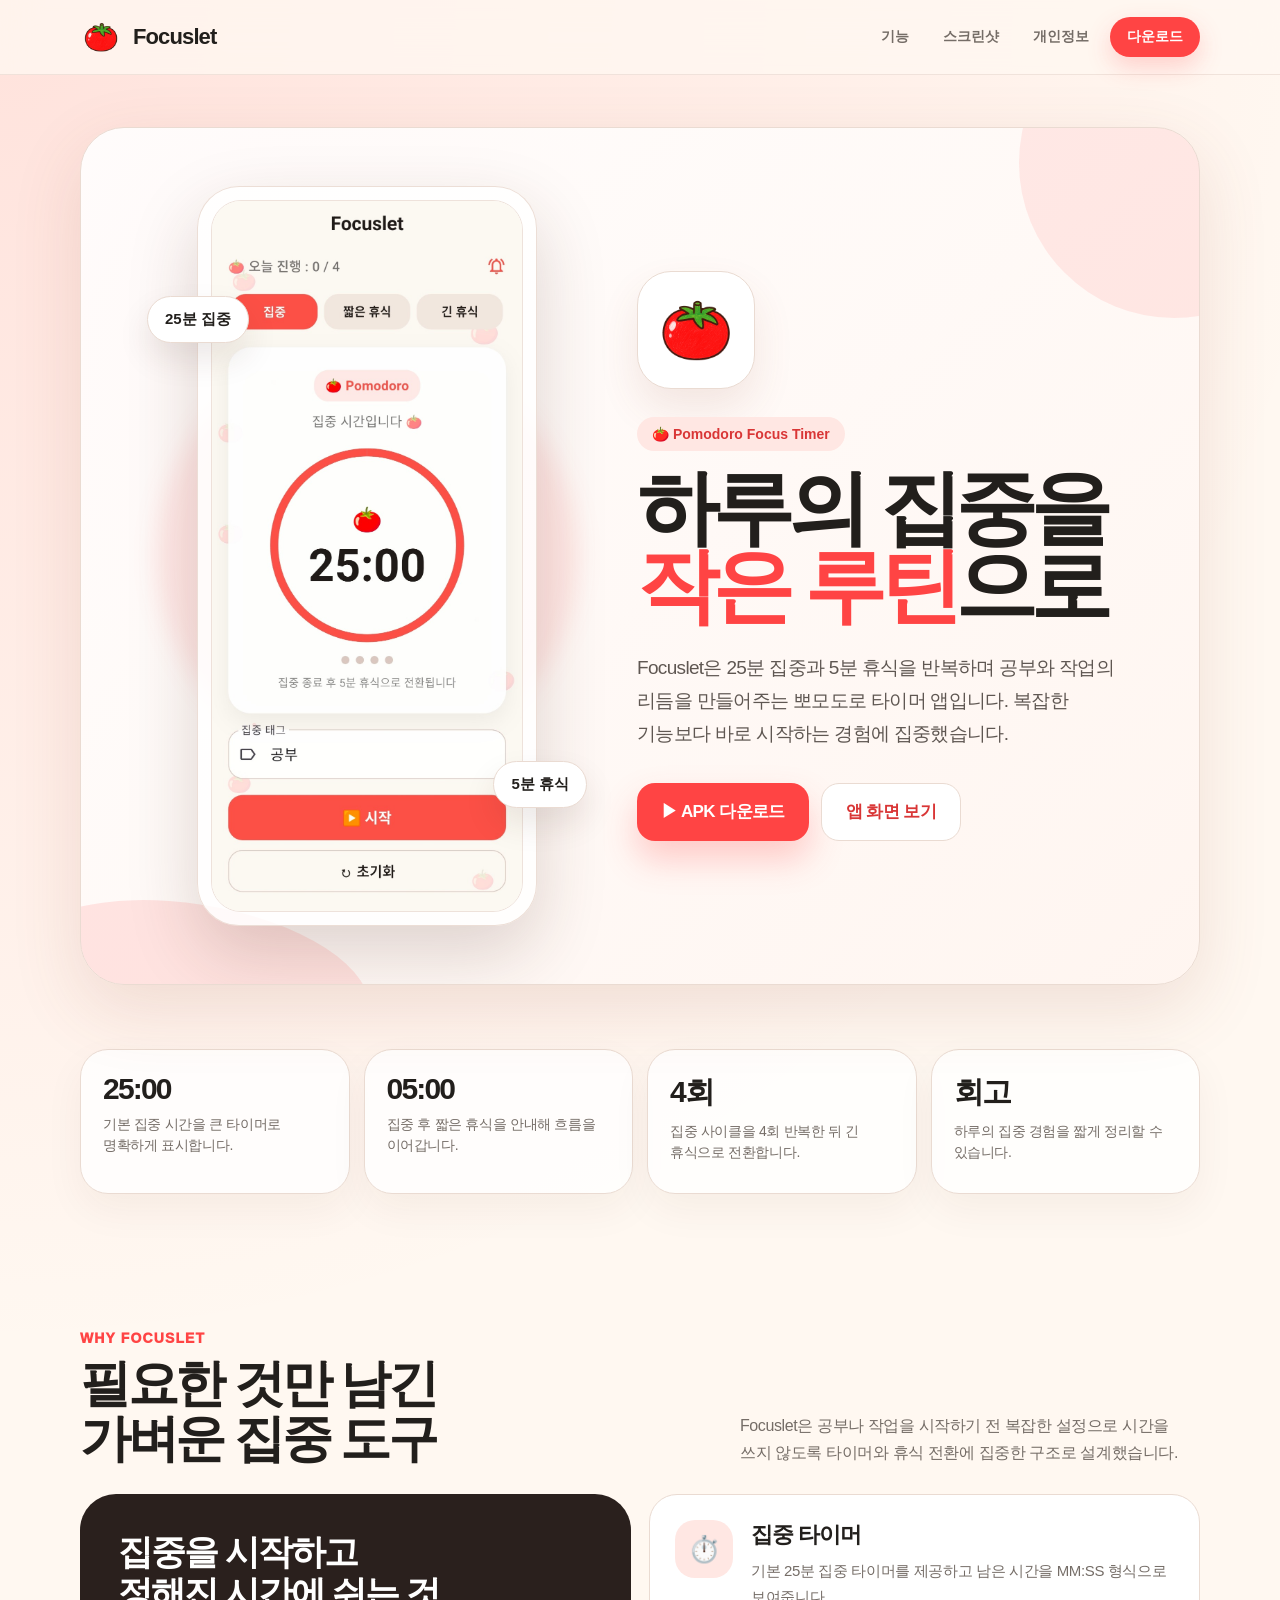
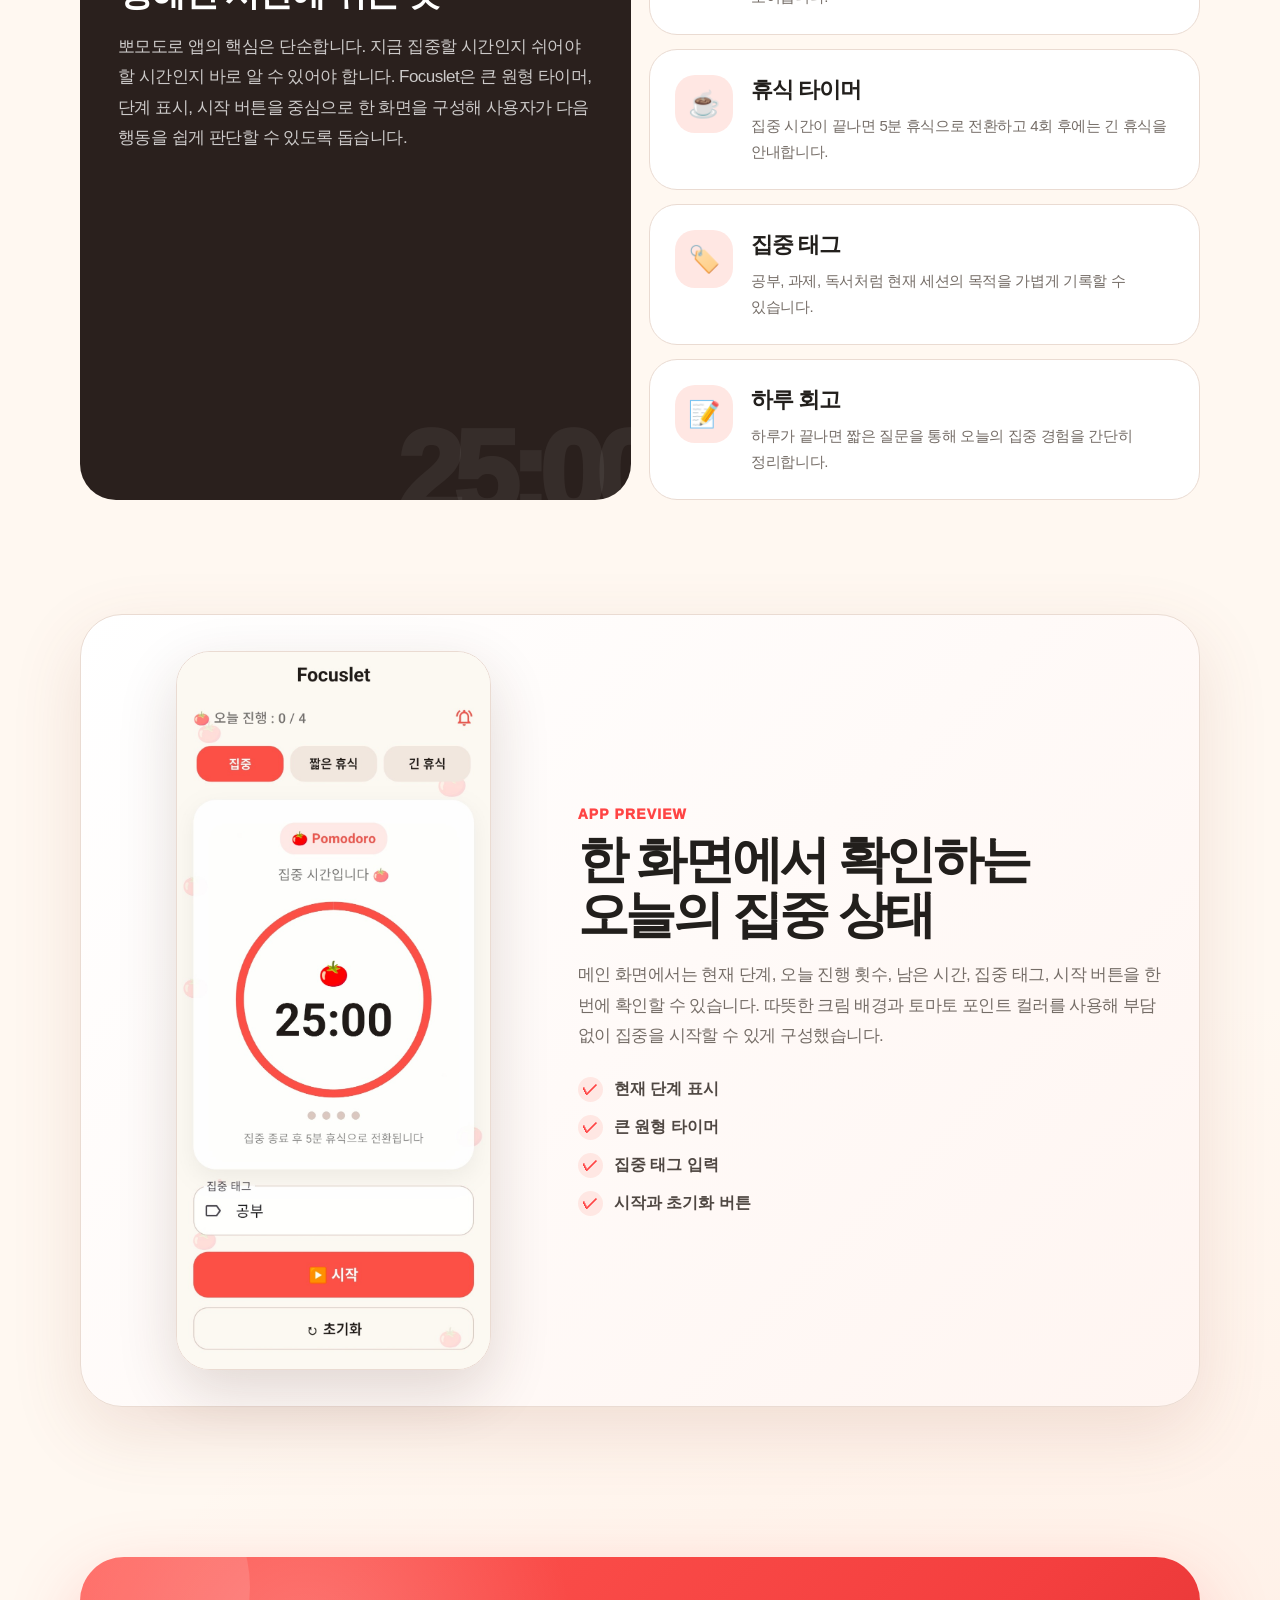
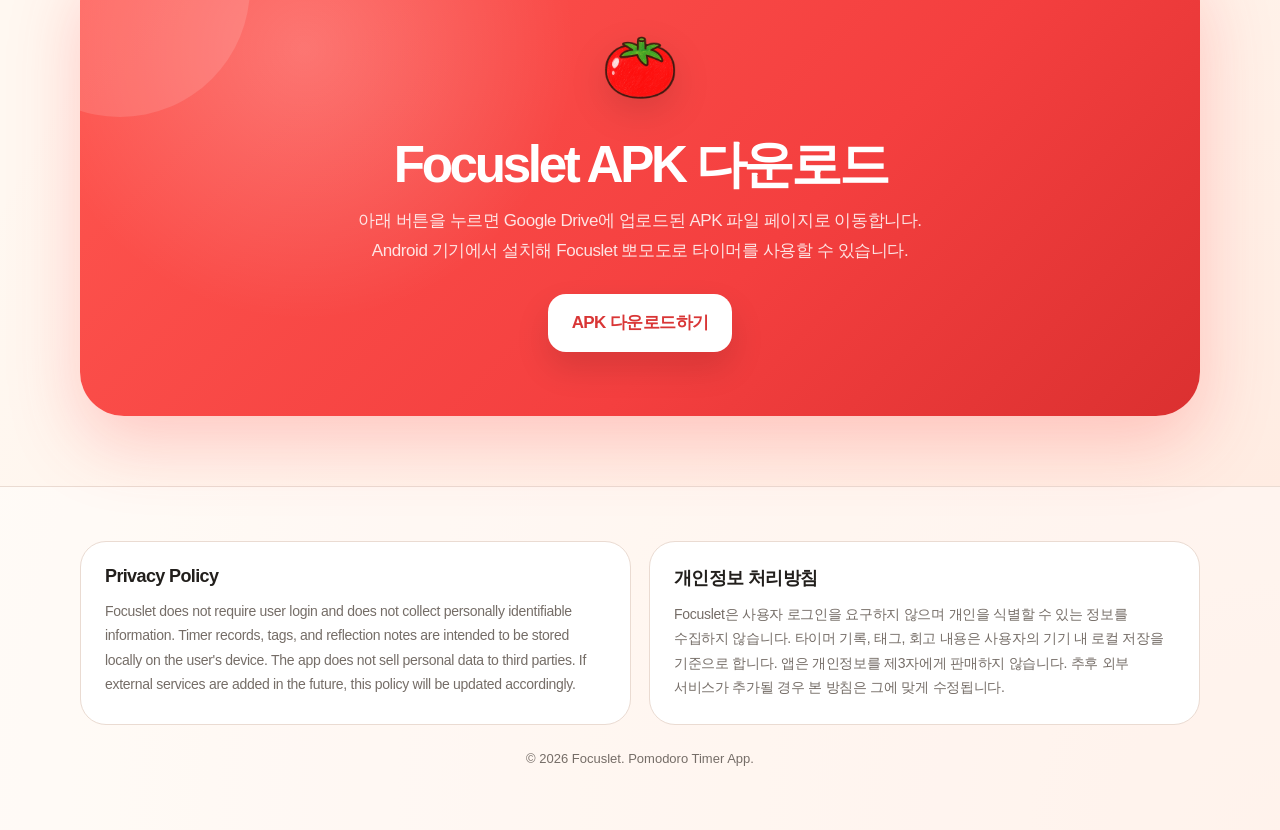
<file: focuslet/index.html>
<!DOCTYPE html>
<html lang="ko">
<head>
  <meta charset="UTF-8" />
  <meta name="viewport" content="width=device-width, initial-scale=1.0" />
  <title>Focuslet - Pomodoro Timer App</title>

  <style>
    :root {
      --red: #ff4444;
      --red-dark: #d93636;
      --cream: #fff8f1;
      --cream-2: #f7eee6;
      --card: #ffffff;
      --text: #221f1c;
      --sub: #756d67;
      --line: #eadbd2;
      --green: #65a96b;
      --orange: #f3a84c;
      --shadow: 0 24px 70px rgba(150, 75, 55, 0.14);
    }

    * {
      box-sizing: border-box;
    }

    body {
      margin: 0;
      font-family: -apple-system, BlinkMacSystemFont, "Pretendard", "Noto Sans KR", "Segoe UI", sans-serif;
      background:
        radial-gradient(circle at top left, rgba(255, 68, 68, 0.12), transparent 32%),
        radial-gradient(circle at bottom right, rgba(255, 150, 120, 0.16), transparent 34%),
        var(--cream);
      color: var(--text);
      word-break: keep-all;
    }

    a {
      color: inherit;
      text-decoration: none;
    }

    .wrap {
      width: min(1120px, calc(100% - 36px));
      margin: 0 auto;
    }

    .topbar {
      position: sticky;
      top: 0;
      z-index: 10;
      backdrop-filter: blur(18px);
      background: rgba(255, 248, 241, 0.78);
      border-bottom: 1px solid rgba(234, 219, 210, 0.7);
    }

    .topbar-inner {
      height: 74px;
      display: flex;
      align-items: center;
      justify-content: space-between;
      gap: 16px;
    }

    .brand {
      display: flex;
      align-items: center;
      gap: 11px;
      font-size: 22px;
      font-weight: 900;
      letter-spacing: -0.04em;
    }

    .brand img {
      width: 42px;
      height: 42px;
      object-fit: contain;
    }

    .nav {
      display: flex;
      align-items: center;
      gap: 8px;
      font-size: 14px;
      font-weight: 800;
      color: var(--sub);
    }

    .nav a {
      padding: 10px 13px;
      border-radius: 999px;
    }

    .nav a:hover {
      background: #ffe7e3;
      color: var(--red-dark);
    }

    .nav .download-small {
      background: var(--red);
      color: white;
      padding: 11px 17px;
      box-shadow: 0 10px 24px rgba(255, 68, 68, 0.22);
    }

    .hero {
      padding: 52px 0 46px;
    }

    .hero-card {
      position: relative;
      overflow: hidden;
      border-radius: 44px;
      background:
        linear-gradient(135deg, rgba(255,255,255,0.92), rgba(255,245,240,0.9)),
        radial-gradient(circle at 12% 16%, rgba(255,68,68,0.16), transparent 32%);
      border: 1px solid var(--line);
      box-shadow: var(--shadow);
      display: grid;
      grid-template-columns: 0.95fr 1.05fr;
      gap: 42px;
      align-items: center;
      padding: 58px;
      min-height: 610px;
    }

    .hero-card::before {
      content: "";
      position: absolute;
      width: 310px;
      height: 310px;
      right: -130px;
      top: -120px;
      border-radius: 999px;
      background: rgba(255, 68, 68, 0.10);
    }

    .hero-card::after {
      content: "";
      position: absolute;
      width: 360px;
      height: 160px;
      left: -70px;
      bottom: -80px;
      background: rgba(255, 68, 68, 0.13);
      border-radius: 50%;
      transform: rotate(9deg);
    }

    .phone-area {
      position: relative;
      z-index: 1;
      display: grid;
      place-items: center;
    }

    .phone-bg {
      position: absolute;
      width: 420px;
      height: 420px;
      border-radius: 999px;
      background: rgba(255, 68, 68, 0.11);
      filter: blur(12px);
    }

    .phone {
      position: relative;
      width: min(340px, 78vw);
      padding: 13px;
      border-radius: 42px;
      background: rgba(255, 255, 255, 0.82);
      border: 1px solid rgba(234, 219, 210, 0.9);
      box-shadow: 0 28px 70px rgba(70, 40, 25, 0.18);
    }

    .phone img {
      width: 100%;
      display: block;
      border-radius: 30px;
      border: 1px solid rgba(234, 219, 210, 0.8);
    }

    .bubble {
      position: absolute;
      z-index: 2;
      background: white;
      border: 1px solid var(--line);
      border-radius: 999px;
      padding: 13px 17px;
      font-size: 15px;
      font-weight: 900;
      color: var(--text);
      box-shadow: 0 16px 32px rgba(70, 40, 25, 0.10);
    }

    .bubble.one {
      left: 8px;
      top: 110px;
    }

    .bubble.two {
      right: 8px;
      bottom: 118px;
    }

    .hero-copy {
      position: relative;
      z-index: 1;
    }

    .logo-mark {
      width: 118px;
      height: 118px;
      display: grid;
      place-items: center;
      border-radius: 34px;
      background: #fff;
      border: 1px solid var(--line);
      box-shadow: 0 20px 40px rgba(150, 75, 55, 0.11);
      margin-bottom: 28px;
    }

    .logo-mark img {
      width: 88px;
      height: 88px;
      object-fit: contain;
    }

    .eyebrow {
      display: inline-flex;
      align-items: center;
      gap: 8px;
      color: var(--red-dark);
      background: #ffe7e3;
      padding: 9px 15px;
      border-radius: 999px;
      font-size: 14px;
      font-weight: 900;
      margin-bottom: 18px;
    }

    h1 {
      margin: 0;
      font-size: clamp(48px, 7vw, 82px);
      line-height: 0.95;
      letter-spacing: -0.08em;
    }

    h1 span {
      color: var(--red);
    }

    .lead {
      margin: 26px 0 0;
      max-width: 540px;
      color: #5f5752;
      font-size: 19px;
      line-height: 1.75;
      letter-spacing: -0.035em;
    }

    .hero-buttons {
      display: flex;
      flex-wrap: wrap;
      gap: 12px;
      margin-top: 32px;
    }

    .btn {
      min-height: 58px;
      display: inline-flex;
      align-items: center;
      justify-content: center;
      gap: 9px;
      padding: 0 24px;
      border-radius: 18px;
      font-size: 17px;
      font-weight: 900;
      letter-spacing: -0.035em;
      transition: 0.2s ease;
    }

    .btn:hover {
      transform: translateY(-2px);
    }

    .btn-primary {
      background: var(--red);
      color: white;
      box-shadow: 0 18px 34px rgba(255, 68, 68, 0.26);
    }

    .btn-primary:hover {
      background: var(--red-dark);
    }

    .btn-ghost {
      background: white;
      color: var(--red-dark);
      border: 1px solid var(--line);
    }

    .quick {
      padding: 18px 0 64px;
    }

    .quick-grid {
      display: grid;
      grid-template-columns: repeat(4, 1fr);
      gap: 14px;
    }

    .quick-card {
      min-height: 145px;
      padding: 22px;
      border-radius: 28px;
      background: rgba(255, 255, 255, 0.82);
      border: 1px solid var(--line);
      box-shadow: 0 16px 40px rgba(70, 40, 25, 0.05);
    }

    .quick-card strong {
      display: block;
      font-size: 30px;
      letter-spacing: -0.06em;
      margin-bottom: 8px;
    }

    .quick-card p {
      margin: 0;
      color: var(--sub);
      font-size: 14px;
      line-height: 1.55;
      letter-spacing: -0.025em;
    }

    section {
      padding: 72px 0;
    }

    .section-title {
      display: flex;
      justify-content: space-between;
      align-items: end;
      gap: 30px;
      margin-bottom: 28px;
    }

    .label {
      color: var(--red);
      font-size: 14px;
      font-weight: 950;
      letter-spacing: 0.08em;
      text-transform: uppercase;
      margin-bottom: 10px;
    }

    h2 {
      margin: 0;
      font-size: clamp(32px, 4vw, 52px);
      line-height: 1.08;
      letter-spacing: -0.065em;
    }

    .section-title p {
      max-width: 460px;
      margin: 0;
      color: var(--sub);
      font-size: 16px;
      line-height: 1.7;
      letter-spacing: -0.025em;
    }

    .feature-layout {
      display: grid;
      grid-template-columns: 1fr 1fr;
      gap: 18px;
    }

    .feature-main {
      padding: 38px;
      border-radius: 36px;
      background: #2a201d;
      color: white;
      min-height: 430px;
      position: relative;
      overflow: hidden;
    }

    .feature-main::after {
      content: "25:00";
      position: absolute;
      right: -20px;
      bottom: -42px;
      font-size: 118px;
      font-weight: 950;
      letter-spacing: -0.08em;
      color: rgba(255,255,255,0.06);
    }

    .feature-main h3 {
      position: relative;
      z-index: 1;
      margin: 0 0 18px;
      font-size: 35px;
      line-height: 1.16;
      letter-spacing: -0.055em;
    }

    .feature-main p {
      position: relative;
      z-index: 1;
      color: rgba(255,255,255,0.76);
      font-size: 17px;
      line-height: 1.8;
      letter-spacing: -0.03em;
      margin: 0;
    }

    .feature-list {
      display: grid;
      gap: 14px;
    }

    .feature-item {
      padding: 25px;
      border-radius: 28px;
      background: white;
      border: 1px solid var(--line);
      display: grid;
      grid-template-columns: 58px 1fr;
      gap: 18px;
      align-items: start;
    }

    .icon {
      width: 58px;
      height: 58px;
      display: grid;
      place-items: center;
      border-radius: 20px;
      background: #ffe7e3;
      font-size: 26px;
    }

    .feature-item h3 {
      margin: 0 0 8px;
      font-size: 22px;
      letter-spacing: -0.045em;
    }

    .feature-item p {
      margin: 0;
      color: var(--sub);
      font-size: 15px;
      line-height: 1.7;
      letter-spacing: -0.025em;
    }

    .preview {
      padding-top: 42px;
    }

    .preview-box {
      display: grid;
      grid-template-columns: 0.85fr 1.15fr;
      gap: 28px;
      align-items: center;
      border-radius: 42px;
      padding: 36px;
      background:
        linear-gradient(135deg, #fff 0%, #fff5f1 100%);
      border: 1px solid var(--line);
      box-shadow: var(--shadow);
    }

    .preview-image {
      display: grid;
      place-items: center;
    }

    .preview-image img {
      width: min(315px, 100%);
      border-radius: 34px;
      box-shadow: 0 22px 60px rgba(70, 40, 25, 0.16);
      border: 1px solid var(--line);
    }

    .preview-copy h2 {
      margin-bottom: 18px;
    }

    .preview-copy p {
      color: var(--sub);
      font-size: 17px;
      line-height: 1.8;
      letter-spacing: -0.03em;
      margin: 0;
    }

    .check-list {
      display: grid;
      gap: 13px;
      margin-top: 25px;
    }

    .check-list div {
      display: flex;
      align-items: center;
      gap: 11px;
      font-size: 16px;
      font-weight: 800;
      color: #4f4742;
    }

    .check {
      width: 25px;
      height: 25px;
      display: grid;
      place-items: center;
      border-radius: 999px;
      background: #ffe7e3;
      color: var(--red);
      font-weight: 950;
      flex: 0 0 auto;
    }

    .download {
      padding: 78px 0 70px;
    }

    .download-card {
      position: relative;
      overflow: hidden;
      text-align: center;
      padding: 64px 26px;
      border-radius: 44px;
      background:
        radial-gradient(circle at 20% 20%, rgba(255,255,255,0.22), transparent 28%),
        linear-gradient(135deg, #ff5750, #f43f3f 62%, #db3030);
      color: white;
      box-shadow: 0 26px 70px rgba(255, 68, 68, 0.26);
    }

    .download-card::before {
      content: "";
      position: absolute;
      width: 260px;
      height: 260px;
      border-radius: 999px;
      background: rgba(255,255,255,0.13);
      left: -90px;
      top: -100px;
    }

    .download-card img {
      width: 92px;
      height: 92px;
      object-fit: contain;
      margin-bottom: 20px;
      filter: drop-shadow(0 12px 18px rgba(0,0,0,0.12));
    }

    .download-card h2 {
      color: white;
      margin-bottom: 14px;
    }

    .download-card p {
      max-width: 620px;
      margin: 0 auto 28px;
      color: rgba(255,255,255,0.85);
      font-size: 17px;
      line-height: 1.75;
      letter-spacing: -0.025em;
    }

    .download-card .btn {
      background: white;
      color: var(--red-dark);
      box-shadow: 0 16px 34px rgba(0,0,0,0.12);
    }

    footer {
      border-top: 1px solid var(--line);
      padding: 54px 0 64px;
      background: rgba(255,255,255,0.42);
    }

    .policy-grid {
      display: grid;
      grid-template-columns: 1fr 1fr;
      gap: 18px;
    }

    .policy {
      padding: 24px;
      border-radius: 26px;
      background: white;
      border: 1px solid var(--line);
    }

    .policy h3 {
      margin: 0 0 12px;
      font-size: 18px;
      letter-spacing: -0.035em;
    }

    .policy p {
      margin: 0;
      color: var(--sub);
      font-size: 14px;
      line-height: 1.75;
      letter-spacing: -0.02em;
    }

    .copy {
      text-align: center;
      color: var(--sub);
      font-size: 13px;
      margin-top: 26px;
    }

    @media (max-width: 950px) {
      .hero-card,
      .feature-layout,
      .preview-box,
      .policy-grid {
        grid-template-columns: 1fr;
      }

      .hero-card {
        padding: 40px 26px;
      }

      .quick-grid {
        grid-template-columns: repeat(2, 1fr);
      }

      .section-title {
        display: block;
      }

      .section-title p {
        margin-top: 14px;
      }
    }

    @media (max-width: 600px) {
      .wrap {
        width: min(100% - 24px, 1120px);
      }

      .nav {
        display: none;
      }

      .topbar-inner {
        height: 66px;
      }

      .hero {
        padding-top: 28px;
      }

      .hero-card {
        border-radius: 30px;
        min-height: auto;
      }

      .logo-mark {
        width: 92px;
        height: 92px;
      }

      .logo-mark img {
        width: 70px;
        height: 70px;
      }

      .lead {
        font-size: 16px;
      }

      .btn {
        width: 100%;
      }

      .quick-grid {
        grid-template-columns: 1fr;
      }

      section {
        padding: 52px 0;
      }

      .feature-main,
      .feature-item,
      .preview-box,
      .download-card {
        border-radius: 28px;
        padding: 25px;
      }

      .feature-item {
        grid-template-columns: 1fr;
      }

      .bubble {
        display: none;
      }
    }
  </style>
</head>

<body>
  <header class="topbar">
    <div class="wrap topbar-inner">
      <a href="#" class="brand">
        <img src="./app_icon.png" alt="Focuslet 로고" />
        <span>Focuslet</span>
      </a>

      <nav class="nav">
        <a href="#features">기능</a>
        <a href="#preview">스크린샷</a>
        <a href="#privacy">개인정보</a>
        <a
          class="download-small"
          href="https://drive.google.com/file/d/1jHbkFmr-jNnmDlAMmASyqFlvD_JqAOWm/view?usp=sharing"
          target="_blank"
          rel="noopener noreferrer"
        >
          다운로드
        </a>
      </nav>
    </div>
  </header>

  <main>
    <section class="hero wrap">
      <div class="hero-card">
        <div class="phone-area">
          <div class="phone-bg"></div>
          <div class="bubble one">25분 집중</div>
          <div class="bubble two">5분 휴식</div>

          <div class="phone">
            <img src="./screen.jpg" alt="Focuslet 앱 스크린샷" />
          </div>
        </div>

        <div class="hero-copy">
          <div class="logo-mark">
            <img src="./app_icon.png" alt="토마토 앱 로고" />
          </div>

          <div class="eyebrow">🍅 Pomodoro Focus Timer</div>

          <h1>
            하루의 집중을<br />
            <span>작은 루틴</span>으로
          </h1>

          <p class="lead">
            Focuslet은 25분 집중과 5분 휴식을 반복하며 공부와 작업의 리듬을 만들어주는 뽀모도로 타이머 앱입니다.
            복잡한 기능보다 바로 시작하는 경험에 집중했습니다.
          </p>

          <div class="hero-buttons">
            <a
              class="btn btn-primary"
              href="https://drive.google.com/file/d/1jHbkFmr-jNnmDlAMmASyqFlvD_JqAOWm/view?usp=sharing"
              target="_blank"
              rel="noopener noreferrer"
            >
              ▶ APK 다운로드
            </a>

            <a class="btn btn-ghost" href="#preview">
              앱 화면 보기
            </a>
          </div>
        </div>
      </div>
    </section>

    <section class="quick wrap">
      <div class="quick-grid">
        <div class="quick-card">
          <strong>25:00</strong>
          <p>기본 집중 시간을 큰 타이머로 명확하게 표시합니다.</p>
        </div>

        <div class="quick-card">
          <strong>05:00</strong>
          <p>집중 후 짧은 휴식을 안내해 흐름을 이어갑니다.</p>
        </div>

        <div class="quick-card">
          <strong>4회</strong>
          <p>집중 사이클을 4회 반복한 뒤 긴 휴식으로 전환합니다.</p>
        </div>

        <div class="quick-card">
          <strong>회고</strong>
          <p>하루의 집중 경험을 짧게 정리할 수 있습니다.</p>
        </div>
      </div>
    </section>

    <section id="features" class="wrap">
      <div class="section-title">
        <div>
          <div class="label">Why Focuslet</div>
          <h2>필요한 것만 남긴<br />가벼운 집중 도구</h2>
        </div>

        <p>
          Focuslet은 공부나 작업을 시작하기 전 복잡한 설정으로 시간을 쓰지 않도록
          타이머와 휴식 전환에 집중한 구조로 설계했습니다.
        </p>
      </div>

      <div class="feature-layout">
        <div class="feature-main">
          <h3>집중을 시작하고<br />정해진 시간에 쉬는 것</h3>
          <p>
            뽀모도로 앱의 핵심은 단순합니다.
            지금 집중할 시간인지 쉬어야 할 시간인지 바로 알 수 있어야 합니다.
            Focuslet은 큰 원형 타이머, 단계 표시, 시작 버튼을 중심으로 한 화면을 구성해
            사용자가 다음 행동을 쉽게 판단할 수 있도록 돕습니다.
          </p>
        </div>

        <div class="feature-list">
          <article class="feature-item">
            <div class="icon">⏱️</div>
            <div>
              <h3>집중 타이머</h3>
              <p>기본 25분 집중 타이머를 제공하고 남은 시간을 MM:SS 형식으로 보여줍니다.</p>
            </div>
          </article>

          <article class="feature-item">
            <div class="icon">☕</div>
            <div>
              <h3>휴식 타이머</h3>
              <p>집중 시간이 끝나면 5분 휴식으로 전환하고 4회 후에는 긴 휴식을 안내합니다.</p>
            </div>
          </article>

          <article class="feature-item">
            <div class="icon">🏷️</div>
            <div>
              <h3>집중 태그</h3>
              <p>공부, 과제, 독서처럼 현재 세션의 목적을 가볍게 기록할 수 있습니다.</p>
            </div>
          </article>

          <article class="feature-item">
            <div class="icon">📝</div>
            <div>
              <h3>하루 회고</h3>
              <p>하루가 끝나면 짧은 질문을 통해 오늘의 집중 경험을 간단히 정리합니다.</p>
            </div>
          </article>
        </div>
      </div>
    </section>

    <section id="preview" class="preview wrap">
      <div class="preview-box">
        <div class="preview-image">
          <img src="./screen.jpg" alt="Focuslet 앱 메인 화면" />
        </div>

        <div class="preview-copy">
          <div class="label">App Preview</div>
          <h2>한 화면에서 확인하는<br />오늘의 집중 상태</h2>

          <p>
            메인 화면에서는 현재 단계, 오늘 진행 횟수, 남은 시간, 집중 태그, 시작 버튼을 한 번에 확인할 수 있습니다.
            따뜻한 크림 배경과 토마토 포인트 컬러를 사용해 부담 없이 집중을 시작할 수 있게 구성했습니다.
          </p>

          <div class="check-list">
            <div><span class="check">✓</span> 현재 단계 표시</div>
            <div><span class="check">✓</span> 큰 원형 타이머</div>
            <div><span class="check">✓</span> 집중 태그 입력</div>
            <div><span class="check">✓</span> 시작과 초기화 버튼</div>
          </div>
        </div>
      </div>
    </section>

    <section class="download wrap">
      <div class="download-card">
        <img src="./app_icon.png" alt="Focuslet 로고" />

        <h2>Focuslet APK 다운로드</h2>

        <p>
          아래 버튼을 누르면 Google Drive에 업로드된 APK 파일 페이지로 이동합니다.
          Android 기기에서 설치해 Focuslet 뽀모도로 타이머를 사용할 수 있습니다.
        </p>

        <a
          class="btn"
          href="https://drive.google.com/file/d/1jHbkFmr-jNnmDlAMmASyqFlvD_JqAOWm/view?usp=sharing"
          target="_blank"
          rel="noopener noreferrer"
        >
          APK 다운로드하기
        </a>
      </div>
    </section>
  </main>

  <footer id="privacy">
    <div class="wrap">
      <div class="policy-grid">
        <div class="policy">
          <h3>Privacy Policy</h3>
          <p>
            Focuslet does not require user login and does not collect personally identifiable information.
            Timer records, tags, and reflection notes are intended to be stored locally on the user's device.
            The app does not sell personal data to third parties. If external services are added in the future,
            this policy will be updated accordingly.
          </p>
        </div>

        <div class="policy">
          <h3>개인정보 처리방침</h3>
          <p>
            Focuslet은 사용자 로그인을 요구하지 않으며 개인을 식별할 수 있는 정보를 수집하지 않습니다.
            타이머 기록, 태그, 회고 내용은 사용자의 기기 내 로컬 저장을 기준으로 합니다.
            앱은 개인정보를 제3자에게 판매하지 않습니다. 추후 외부 서비스가 추가될 경우 본 방침은 그에 맞게 수정됩니다.
          </p>
        </div>
      </div>

      <div class="copy">
        © 2026 Focuslet. Pomodoro Timer App.
      </div>
    </div>
  </footer>
</body>
</html>
</file>
